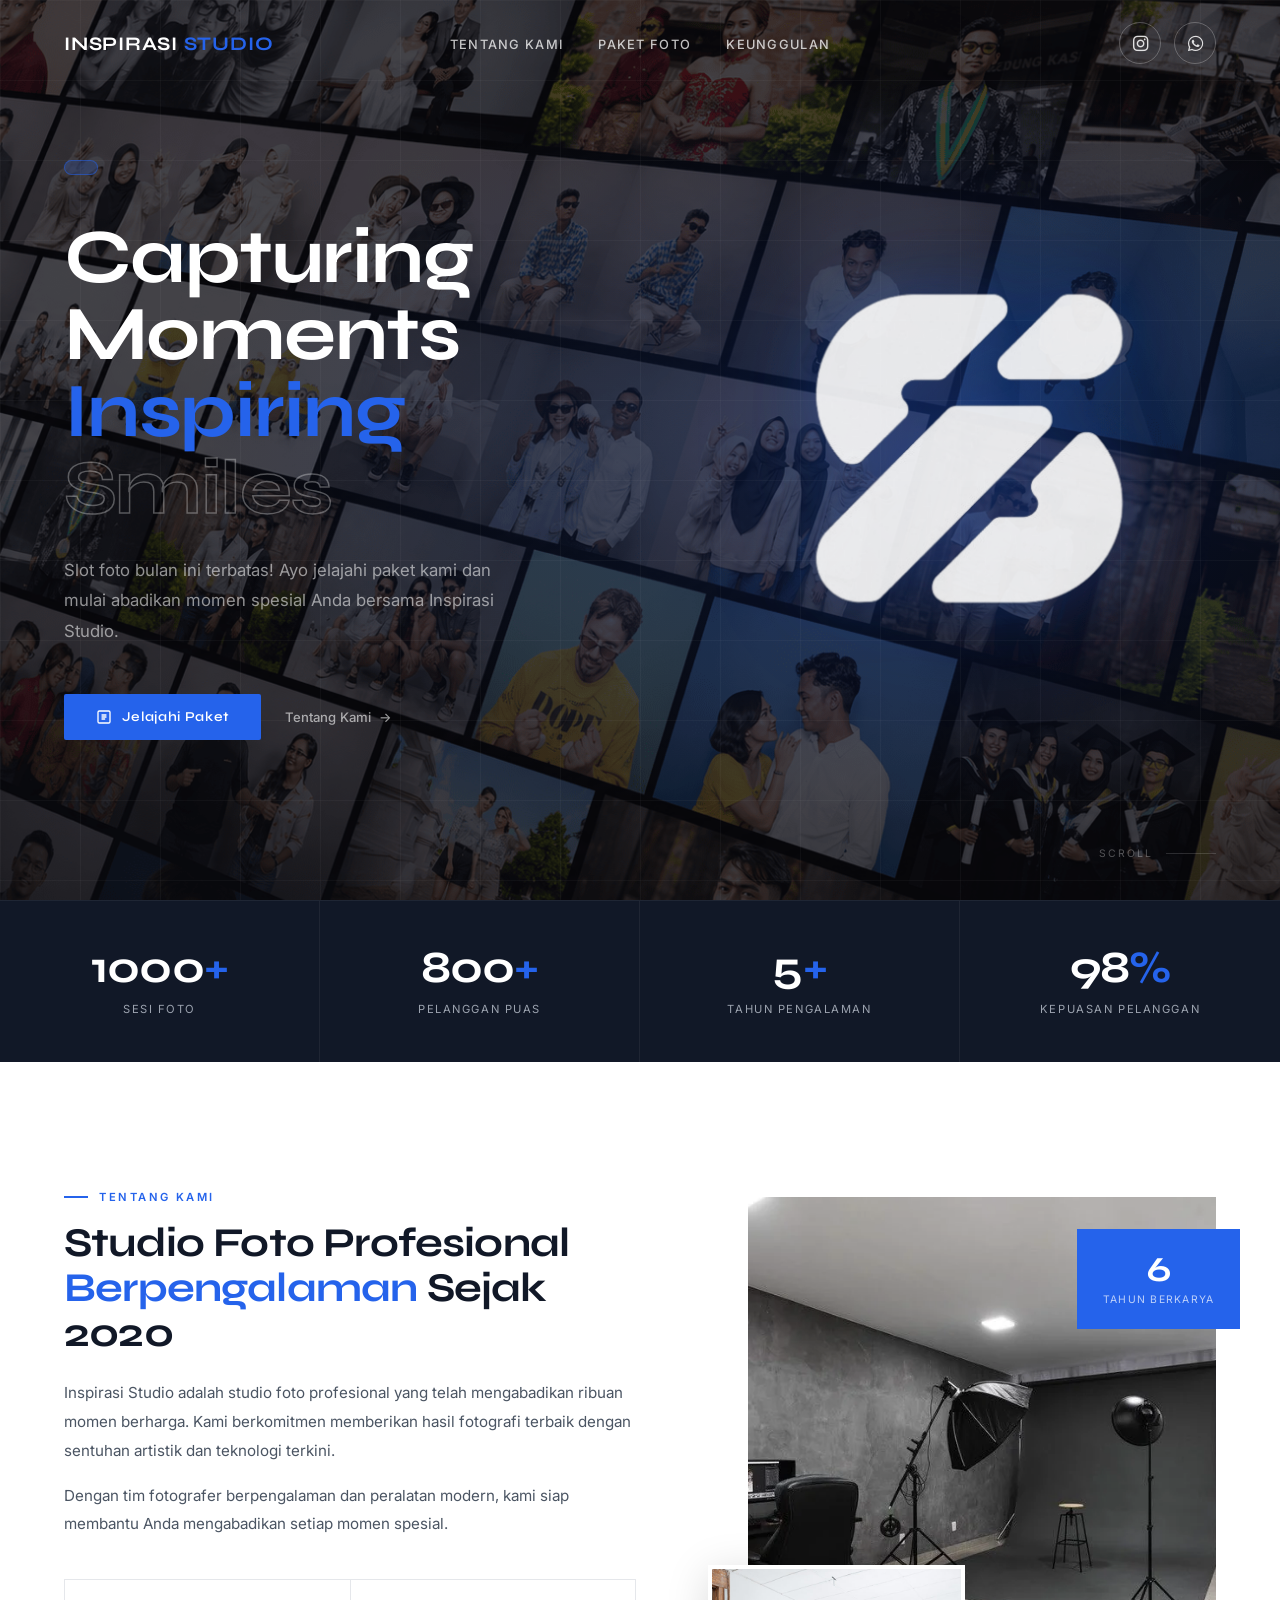
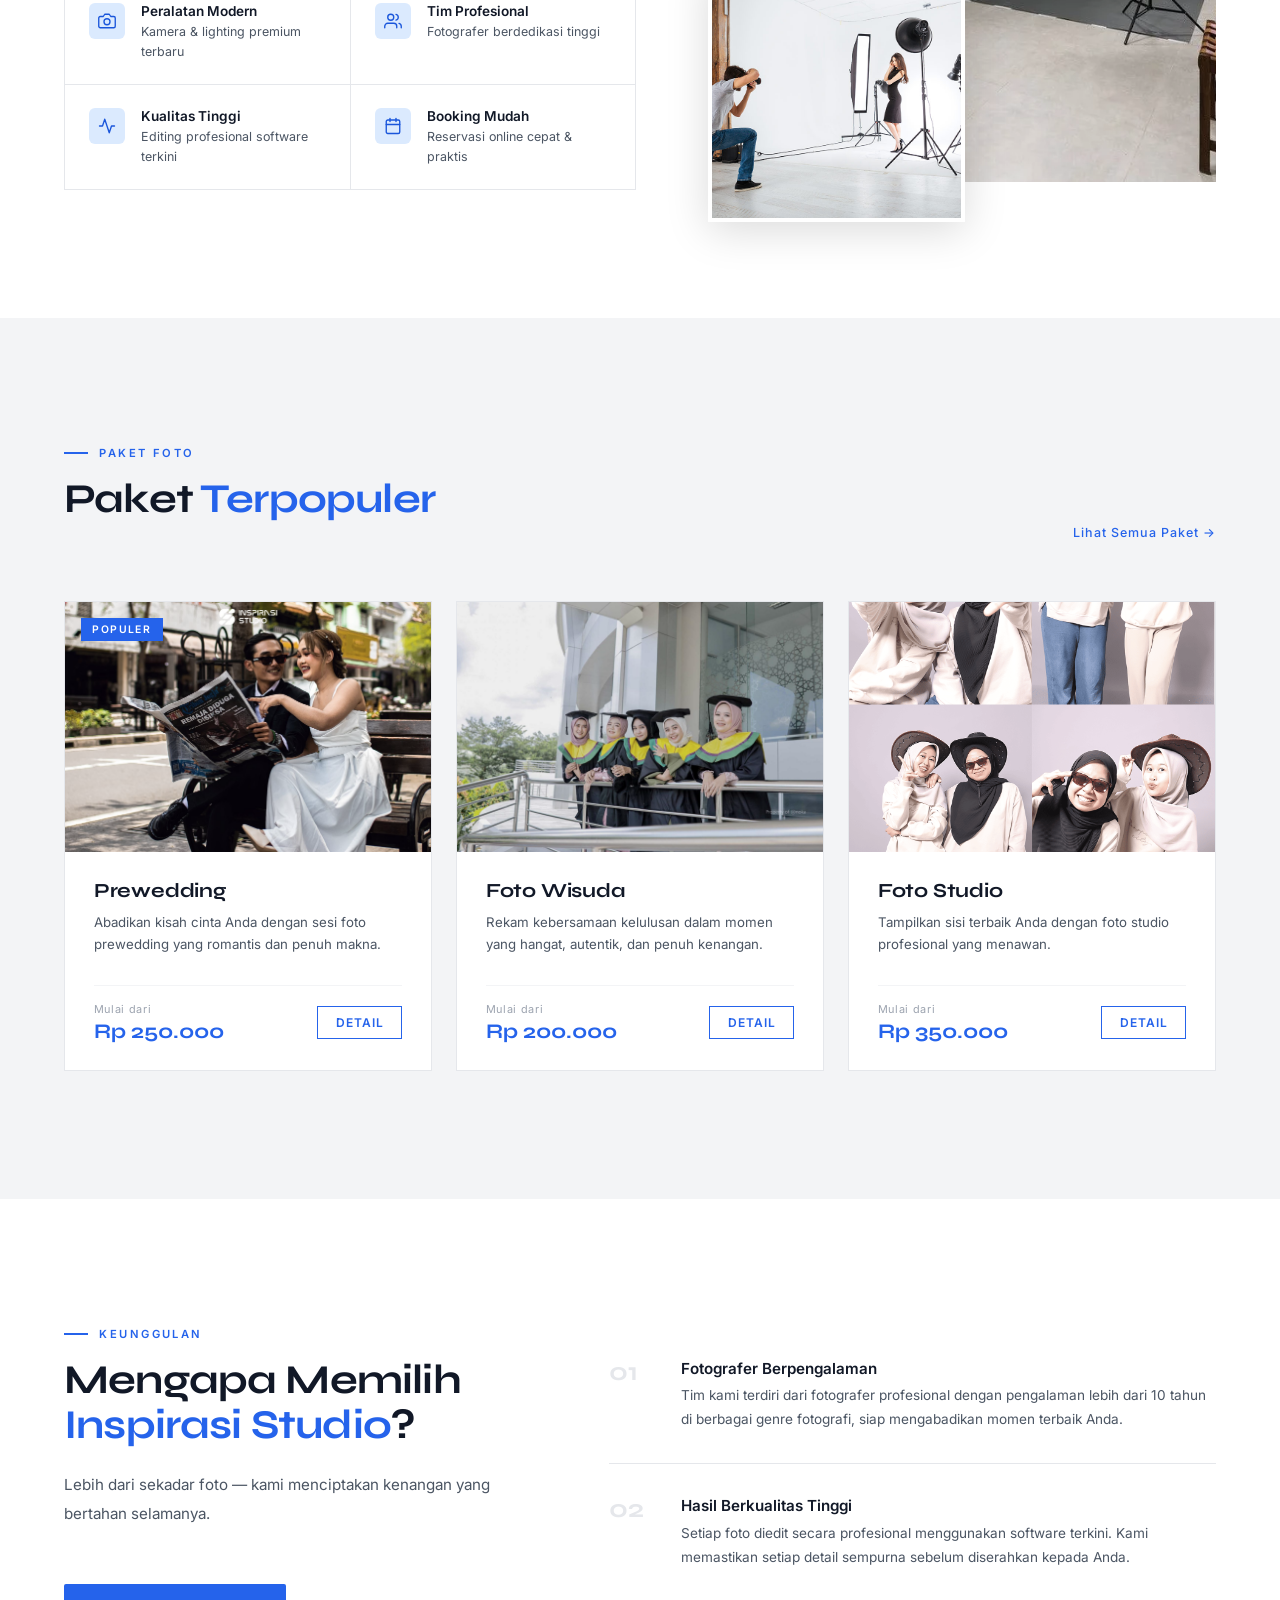
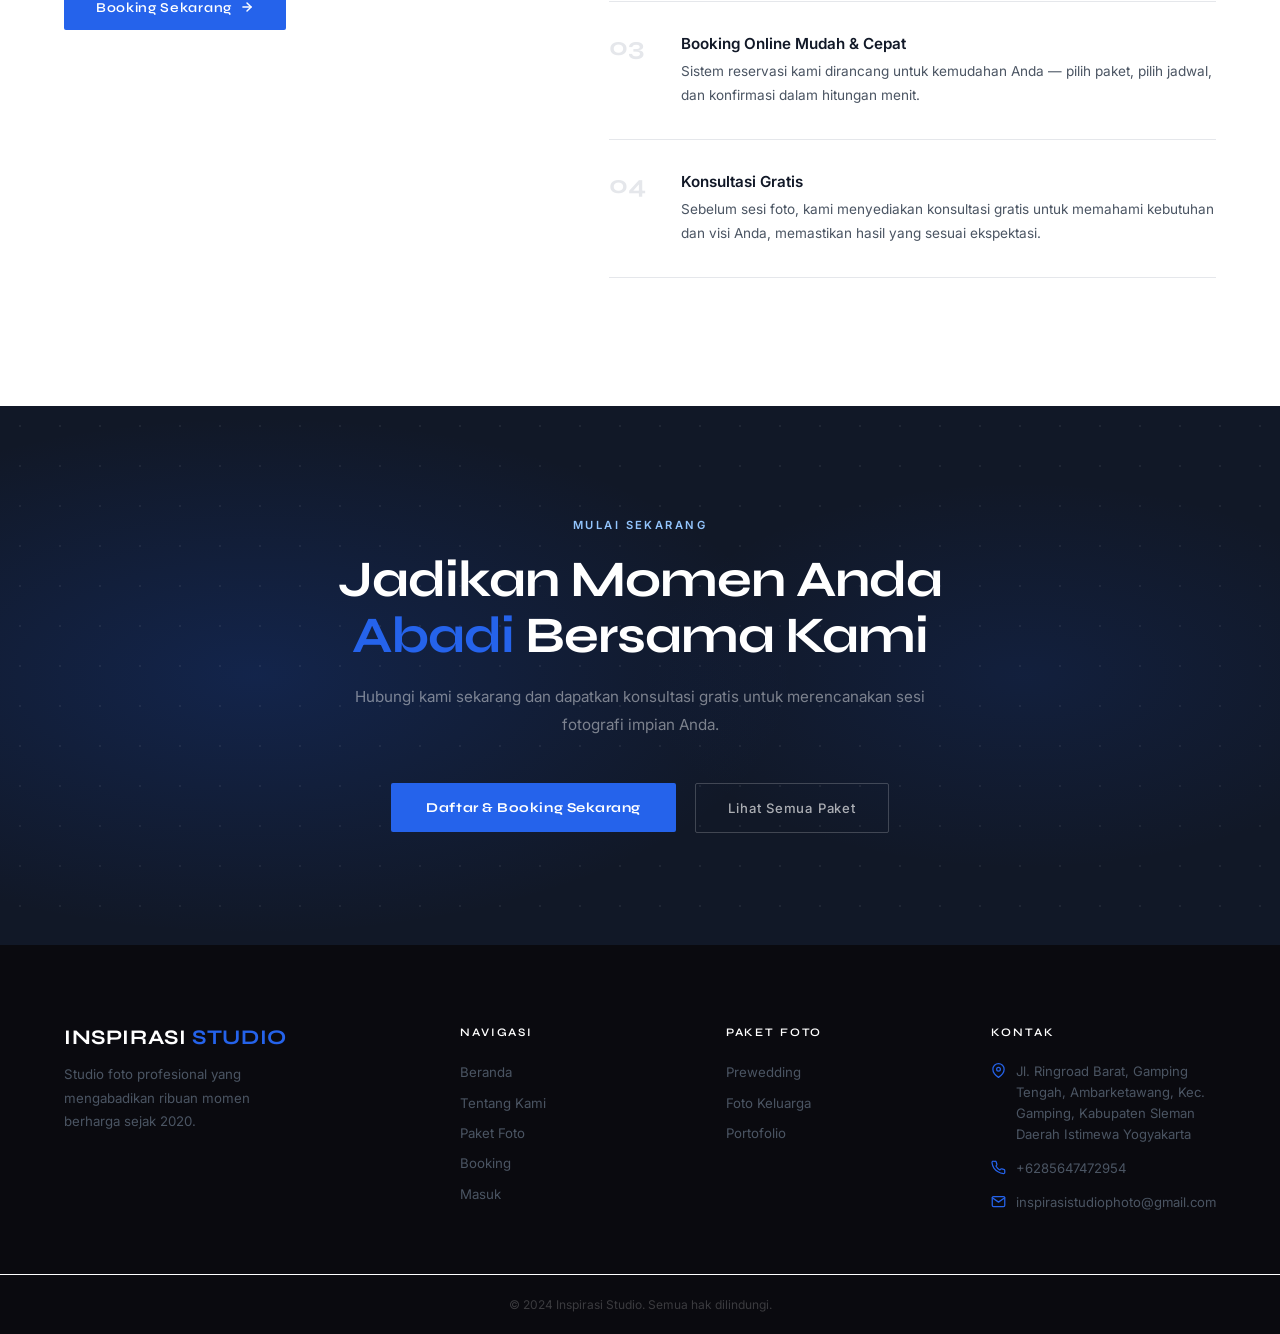
<file: index.html>
<!DOCTYPE html>
<html lang="id">
<head>
<meta charset="UTF-8">
<meta name="viewport" content="width=device-width, initial-scale=1.0">
<title>Studio Foto Jogja | Inspirasi Studio | Studio Foto Profesional</title>
<meta name="description" content="Cari studio foto profesional di Yogyakarta? Inspirasi Studio hadir dengan konsep modern, harga terjangkau. Hubungi kami sekarang!">
<meta name="keywords" content="studio foto Jogja, studio foto Yogyakarta, foto prewedding Jogja, studio foto murah Jogja">
<link rel="preconnect" href="https://fonts.googleapis.com">
<link rel="preconnect" href="https://fonts.gstatic.com" crossorigin>
<link href="https://fonts.googleapis.com/css2?family=Syne:wght@400;500;600;700&family=Inter:wght@300;400;500&display=swap" rel="stylesheet">
<link rel="stylesheet" href="style.css">
<link rel="stylesheet" href="https://cdnjs.cloudflare.com/ajax/libs/font-awesome/6.5.2/css/all.min.css">
<link rel="icon" type="image/png" href="favicon.png">
<link rel="apple-touch-icon" href="favicon.png">
<script async src="https://www.googletagmanager.com/gtag/js?id=G-KCE9MJQFWE"></script>
<script>
  window.dataLayer = window.dataLayer || [];
  function gtag(){dataLayer.push(arguments);}
  gtag('js', new Date());
  gtag('config', 'G-KCE9MJQFWE');
</script>
</head>
<body>
<nav id="mainNav">
  <a href="index.html" class="nav-logo" onclick="gtag('event', 'klik_navigasi', {'event_label': 'Logo - Beranda'})">INSPIRASI <span>STUDIO</span></a>
  <ul class="nav-links">
    <li><a href="#about" onclick="gtag('event', 'klik_navigasi', {'event_label': 'Nav - Tentang Kami'})">TENTANG KAMI</a></li>
    <li><a href="#packages" onclick="gtag('event', 'klik_navigasi', {'event_label': 'Nav - Paket Foto'})">PAKET FOTO</a></li>
    <li><a href="#why" onclick="gtag('event', 'klik_navigasi', {'event_label': 'Nav - Keunggulan'})">KEUNGGULAN</a></li>
  </ul>
  <div class="nav-social">
      <a href="https://instagram.com/inspirasistudio.jogja" target="_blank" class="social-btn" onclick="gtag('event', 'klik_sosial_media', {'event_label': 'Instagram - Nav'})"><i class="fab fa-instagram"></i></a>
      <a href="https://wa.me/6285647472954" target="_blank" class="social-btn" onclick="gtag('event', 'klik_sosial_media', {'event_label': 'WhatsApp - Nav'})"><i class="fab fa-whatsapp"></i></a>
  </div>
</nav>

<section class="hero">
    <div class="hero-bg"></div>
    <div class="hero-noise"></div>
    <div class="hero-grid-lines"></div>

    <div class="hero-content hero-layout">
        <div class="hero-text">
            <div class="hero-badge"></div>
            <h1 class="hero-title">
                Capturing<br>
                Moments <span class="accent">Inspiring</span><br>
                <span class="outline">Smiles</span>
            </h1>
            <p class="hero-desc">
                Slot foto bulan ini terbatas! Ayo jelajahi paket kami dan mulai abadikan momen spesial Anda bersama Inspirasi Studio.
            </p>
            <div class="hero-actions">
                <a href="dev.html" class="btn-blue" onclick="gtag('event', 'klik_tombol', {'event_label': 'Hero - Jelajahi Paket'})">
                    <svg width="16" height="16" viewBox="0 0 24 24" fill="none"
                        stroke="currentColor" stroke-width="2"
                        stroke-linecap="round" stroke-linejoin="round">
                        <rect x="3" y="3" width="18" height="18" rx="2"/>
                        <path d="M9 9h6M9 12h6M9 15h4"/>
                    </svg>
                    Jelajahi Paket
                </a>
                <a href="#about" class="btn-ghost-white" onclick="gtag('event', 'klik_tombol', {'event_label': 'Hero - Tentang Kami'})">
                    Tentang Kami
                </a>
            </div>
        </div>
        <div class="hero-logo-side">
            <img src="aset/IS-logo-putih.png" alt="studio foto prewedding di Yogyakarta - Inspirasi Studio">
        </div>
    </div>

    <div class="hero-scroll-hint">
        <span class="scroll-label">Scroll</span>
        <div class="scroll-bar"></div>
    </div>
</section>

<div class="stats-bar">
  <div class="stat-item reveal">
    <span class="stat-num">1000<span class="blue">+</span></span>
    <span class="stat-label">Sesi Foto</span>
  </div>
  <div class="stat-item reveal reveal-delay-1">
    <span class="stat-num">800<span class="blue">+</span></span>
    <span class="stat-label">Pelanggan Puas</span>
  </div>
  <div class="stat-item reveal reveal-delay-2">
    <span class="stat-num">5<span class="blue">+</span></span>
    <span class="stat-label">Tahun Pengalaman</span>
  </div>
  <div class="stat-item reveal reveal-delay-3">
    <span class="stat-num">98<span class="blue">%</span></span>
    <span class="stat-label">Kepuasan Pelanggan</span>
  </div>
</div>

<section id="about">
  <div class="about-section">
    <div>
      <p class="section-eyebrow reveal">Tentang Kami</p>
      <h2 class="section-title reveal reveal-delay-1">Studio Foto Profesional<br><span class="blue">Berpengalaman</span> Sejak 2020</h2>
      <p class="section-body reveal reveal-delay-2">Inspirasi Studio adalah studio foto profesional yang telah mengabadikan ribuan momen berharga. Kami berkomitmen memberikan hasil fotografi terbaik dengan sentuhan artistik dan teknologi terkini.</p>
      <p class="section-body reveal reveal-delay-2">Dengan tim fotografer berpengalaman dan peralatan modern, kami siap membantu Anda mengabadikan setiap momen spesial.</p>
      <div class="about-features reveal reveal-delay-3">
        <div class="af-item">
          <div class="af-icon">
            <svg viewBox="0 0 24 24"><path d="M23 19a2 2 0 0 1-2 2H3a2 2 0 0 1-2-2V8a2 2 0 0 1 2-2h4l2-3h6l2 3h4a2 2 0 0 1 2 2z"/><circle cx="12" cy="13" r="4"/></svg>
          </div>
          <div>
            <div class="af-title">Peralatan Modern</div>
            <div class="af-desc">Kamera & lighting premium terbaru</div>
          </div>
        </div>
        <div class="af-item">
          <div class="af-icon">
            <svg viewBox="0 0 24 24"><path d="M17 21v-2a4 4 0 0 0-4-4H5a4 4 0 0 0-4 4v2"/><circle cx="9" cy="7" r="4"/><path d="M23 21v-2a4 4 0 0 0-3-3.87"/><path d="M16 3.13a4 4 0 0 1 0 7.75"/></svg>
          </div>
          <div>
            <div class="af-title">Tim Profesional</div>
            <div class="af-desc">Fotografer berdedikasi tinggi</div>
          </div>
        </div>
        <div class="af-item">
          <div class="af-icon">
            <svg viewBox="0 0 24 24"><polyline points="22 12 18 12 15 21 9 3 6 12 2 12"/></svg>
          </div>
          <div>
            <div class="af-title">Kualitas Tinggi</div>
            <div class="af-desc">Editing profesional software terkini</div>
          </div>
        </div>
        <div class="af-item">
          <div class="af-icon">
            <svg viewBox="0 0 24 24"><rect x="3" y="4" width="18" height="18" rx="2" ry="2"/><line x1="16" y1="2" x2="16" y2="6"/><line x1="8" y1="2" x2="8" y2="6"/><line x1="3" y1="10" x2="21" y2="10"/></svg>
          </div>
          <div>
            <div class="af-title">Booking Mudah</div>
            <div class="af-desc">Reservasi online cepat & praktis</div>
          </div>
        </div>
      </div>
    </div>
    <div class="about-visual reveal">
      <img class="about-img-main" src="aset/studio_interior.png" alt="Interior Studio">
      <img class="about-img-secondary" src="aset/studio_photo.jpg" alt="Sesi Foto">
      <div class="about-badge-box">
        <span class="abb-num">6</span>
        <span class="abb-text">Tahun Berkarya</span>
      </div>
    </div>
  </div>
</section>

<section id="packages" class="packages-section">
  <div class="packages-inner">
    <div class="packages-head">
      <div>
        <p class="section-eyebrow reveal">Paket Foto</p>
        <h2 class="section-title reveal reveal-delay-1">Paket <span class="blue">Terpopuler</span></h2>
      </div>
      <a href="dev.html" class="link-see-all reveal" onclick="gtag('event', 'klik_tombol', {'event_label': 'Paket - Lihat Semua'})">Lihat Semua Paket →</a>
    </div>
    <div class="packages-grid">
      <div class="pkg-card reveal">
        <span class="pkg-tag">Populer</span>
        <div class="pkg-img-wrap">
          <img class="pkg-img" src="aset/paket/prewed.jpg" alt="studio foto prewedding di Yogyakarta - Inspirasi Studio">
        </div>
        <div class="pkg-body">
          <h3 class="pkg-name">Prewedding</h3>
          <p class="pkg-desc">Abadikan kisah cinta Anda dengan sesi foto prewedding yang romantis dan penuh makna.</p>
          <div class="pkg-footer">
            <div>
              <div class="pkg-price-label">Mulai dari</div>
              <div class="pkg-price-val">Rp 250.000</div>
            </div>
            <a href="dev.html" class="pkg-btn" onclick="gtag('event', 'klik_paket', {'event_label': 'Detail Paket - Prewedding'})">Detail</a>
          </div>
        </div>
      </div>
      <div class="pkg-card reveal reveal-delay-1">
        <div class="pkg-img-wrap">
          <img class="pkg-img" src="aset/paket/wisuda2.jpg" alt="studio foto prewedding di Yogyakarta - Inspirasi Studio">
        </div>
        <div class="pkg-body">
          <h3 class="pkg-name">Foto Wisuda</h3>
          <p class="pkg-desc">Rekam kebersamaan kelulusan dalam momen yang hangat, autentik, dan penuh kenangan.</p>
          <div class="pkg-footer">
            <div>
              <div class="pkg-price-label">Mulai dari</div>
              <div class="pkg-price-val">Rp 200.000</div>
            </div>
            <a href="dev.html" class="pkg-btn" onclick="gtag('event', 'klik_paket', {'event_label': 'Detail Paket - Wisuda'})">Detail</a>
          </div>
        </div>
      </div>
      <div class="pkg-card reveal reveal-delay-2">
        <div class="pkg-img-wrap">
          <img class="pkg-img" src="aset/paket/fotostudio8.png" alt="studio foto prewedding di Yogyakarta - Inspirasi Studio">
        </div>
        <div class="pkg-body">
          <h3 class="pkg-name">Foto Studio</h3>
          <p class="pkg-desc">Tampilkan sisi terbaik Anda dengan foto studio profesional yang menawan.</p>
          <div class="pkg-footer">
            <div>
              <div class="pkg-price-label">Mulai dari</div>
              <div class="pkg-price-val">Rp 350.000</div>
            </div>
            <a href="dev.html" class="pkg-btn" onclick="gtag('event', 'klik_paket', {'event_label': 'Detail Paket - Foto Studio'})">Detail</a>
          </div>
        </div>
      </div>
    </div>
  </div>
</section>

<section id="why">
  <div class="whyus-section">
    <div class="whyus-grid">
      <div class="whyus-sticky">
        <p class="section-eyebrow reveal">Keunggulan</p>
        <h2 class="section-title reveal reveal-delay-1">Mengapa Memilih <span class="blue">Inspirasi Studio</span>?</h2>
        <p class="section-body reveal reveal-delay-2">Lebih dari sekadar foto — kami menciptakan kenangan yang bertahan selamanya.</p>
        <br><br>
        <a href="dev.html" class="btn-blue reveal reveal-delay-3" style="display:inline-flex;align-items:center;gap:.5rem;" onclick="gtag('event', 'klik_tombol', {'event_label': 'Keunggulan - Booking Sekarang'})">
          Booking Sekarang
          <svg width="14" height="14" viewBox="0 0 24 24" fill="none" stroke="currentColor" stroke-width="2.5" stroke-linecap="round" stroke-linejoin="round"><line x1="5" y1="12" x2="19" y2="12"/><polyline points="12 5 19 12 12 19"/></svg>
        </a>
      </div>
      <div class="why-list">
        <div class="why-item reveal">
          <span class="why-num">01</span>
          <div>
            <div class="why-title">Fotografer Berpengalaman</div>
            <div class="why-desc">Tim kami terdiri dari fotografer profesional dengan pengalaman lebih dari 10 tahun di berbagai genre fotografi, siap mengabadikan momen terbaik Anda.</div>
          </div>
        </div>
        <div class="why-item reveal reveal-delay-1">
          <span class="why-num">02</span>
          <div>
            <div class="why-title">Hasil Berkualitas Tinggi</div>
            <div class="why-desc">Setiap foto diedit secara profesional menggunakan software terkini. Kami memastikan setiap detail sempurna sebelum diserahkan kepada Anda.</div>
          </div>
        </div>
        <div class="why-item reveal reveal-delay-2">
          <span class="why-num">03</span>
          <div>
            <div class="why-title">Booking Online Mudah & Cepat</div>
            <div class="why-desc">Sistem reservasi kami dirancang untuk kemudahan Anda — pilih paket, pilih jadwal, dan konfirmasi dalam hitungan menit.</div>
          </div>
        </div>
        <div class="why-item reveal reveal-delay-3">
          <span class="why-num">04</span>
          <div>
            <div class="why-title">Konsultasi Gratis</div>
            <div class="why-desc">Sebelum sesi foto, kami menyediakan konsultasi gratis untuk memahami kebutuhan dan visi Anda, memastikan hasil yang sesuai ekspektasi.</div>
          </div>
        </div>
      </div>
    </div>
  </div>
</section>

<section class="cta-section">
  <div class="cta-dots"></div>
  <div class="cta-inner">
    <span class="cta-eyebrow reveal">Mulai Sekarang</span>
    <h2 class="cta-title reveal reveal-delay-1">Jadikan Momen Anda<br><span class="blue">Abadi</span> Bersama Kami</h2>
    <p class="cta-desc reveal reveal-delay-2">Hubungi kami sekarang dan dapatkan konsultasi gratis untuk merencanakan sesi fotografi impian Anda.</p>
    <div class="cta-btns reveal reveal-delay-3">
      <a href="dev.html" class="btn-cta-primary" onclick="gtag('event', 'klik_tombol', {'event_label': 'CTA - Daftar & Booking'})">Daftar & Booking Sekarang</a>
      <a href="dev.html" class="btn-cta-ghost" onclick="gtag('event', 'klik_tombol', {'event_label': 'CTA - Lihat Semua Paket'})">Lihat Semua Paket</a>
    </div>
  </div>
</section>

<footer>
  <div>
    <a href="index.html" class="footer-logo" onclick="gtag('event', 'klik_navigasi', {'event_label': 'Footer - Logo Beranda'})">INSPIRASI <span>STUDIO</span></a>
    <p class="footer-tagline">Studio foto profesional yang mengabadikan ribuan momen berharga sejak 2020.</p>
  </div>
  <div class="footer-col">
    <h4>Navigasi</h4>
    <ul>
      <li><a href="index.html" onclick="gtag('event', 'klik_navigasi', {'event_label': 'Footer - Beranda'})">Beranda</a></li>
      <li><a href="#about" onclick="gtag('event', 'klik_navigasi', {'event_label': 'Footer - Tentang Kami'})">Tentang Kami</a></li>
      <li><a href="dev.html" onclick="gtag('event', 'klik_navigasi', {'event_label': 'Footer - Paket Foto'})">Paket Foto</a></li>
      <li><a href="dev.html" onclick="gtag('event', 'klik_navigasi', {'event_label': 'Footer - Booking'})">Booking</a></li>
      <li><a href="dev.html" onclick="gtag('event', 'klik_navigasi', {'event_label': 'Footer - Masuk'})">Masuk</a></li>
    </ul>
  </div>
  <div class="footer-col">
    <h4>Paket Foto</h4>
    <ul>
      <li><a href="dev.html" onclick="gtag('event', 'klik_paket', {'event_label': 'Footer - Prewedding'})">Prewedding</a></li>
      <li><a href="dev.html" onclick="gtag('event', 'klik_paket', {'event_label': 'Footer - Foto Keluarga'})">Foto Keluarga</a></li>
      <li><a href="dev.html" onclick="gtag('event', 'klik_paket', {'event_label': 'Footer - Portofolio'})">Portofolio</a></li>
    </ul>
  </div>
  <div class="footer-col">
    <h4>Kontak</h4>
    <a href="https://www.google.com/maps/place/Inspirasi+Studio+Jogja/@-7.8011101,110.3249752,16.83z/data=!4m6!3m5!1s0x2e7af900550a5b93:0x1e9dcde4973d91b6!8m2!3d-7.801069!4d110.3250388!16s%2Fg%2F11ycnmptm1?entry=ttu&g_ep=EgoyMDI2MDUzMS4wIKXMDSoASAFQAw%3D%3D" target="_blank" class="contact-item" onclick="gtag('event', 'klik_kontak', {'event_label': 'Kontak - Maps / Lokasi'})">
      <svg viewBox="0 0 24 24"><path d="M21 10c0 7-9 13-9 13s-9-6-9-13a9 9 0 0 1 18 0z"/><circle cx="12" cy="10" r="3"/></svg>
      <span>Jl. Ringroad Barat, Gamping Tengah, Ambarketawang, Kec. Gamping, Kabupaten Sleman<br>Daerah Istimewa Yogyakarta</span>
    </a>
    <a href="tel:+6285647472954" class="contact-item" onclick="gtag('event', 'klik_kontak', {'event_label': 'Kontak - Telepon'})">
      <svg viewBox="0 0 24 24"><path d="M22 16.92v3a2 2 0 0 1-2.18 2 19.79 19.79 0 0 1-8.63-3.07A19.5 19.5 0 0 1 4.69 13a19.79 19.79 0 0 1-3.07-8.67A2 2 0 0 1 3.6 2h3a2 2 0 0 1 2 1.72c.127.96.361 1.903.7 2.81a2 2 0 0 1-.45 2.11L8.09 9.91a16 16 0 0 0 6 6l1.27-1.27a2 2 0 0 1 2.11-.45c.907.339 1.85.573 2.81.7A2 2 0 0 1 22 16.92z"/></svg>
      <span>+6285647472954</span>
    </a>
    <a href="mailto:inspirasistudiophoto@gmail.com" class="contact-item" onclick="gtag('event', 'klik_kontak', {'event_label': 'Kontak - Email'})">
      <svg viewBox="0 0 24 24"><path d="M4 4h16c1.1 0 2 .9 2 2v12c0 1.1-.9 2-2 2H4c-1.1 0-2-.9-2-2V6c0-1.1.9-2 2-2z"/><polyline points="22,6 12,13 2,6"/></svg>
      <span>inspirasistudiophoto@gmail.com</span>
    </a>
  </div>
</footer>
<hr class="footer-divider">
<div class="footer-bottom">
  <p>© 2024 Inspirasi Studio. Semua hak dilindungi.</p>
</div>

<script>
  const nav = document.getElementById('mainNav');
  window.addEventListener('scroll', () => {
    nav.classList.toggle('scrolled', window.scrollY > 60);
  });
  const reveals = document.querySelectorAll('.reveal');
  const obs = new IntersectionObserver((entries) => {
    entries.forEach(e => {
      if (e.isIntersecting) { e.target.classList.add('visible'); obs.unobserve(e.target); }
    });
  }, { threshold: 0.1 });
  reveals.forEach(el => obs.observe(el));
</script>
</body>
</html>
</file>
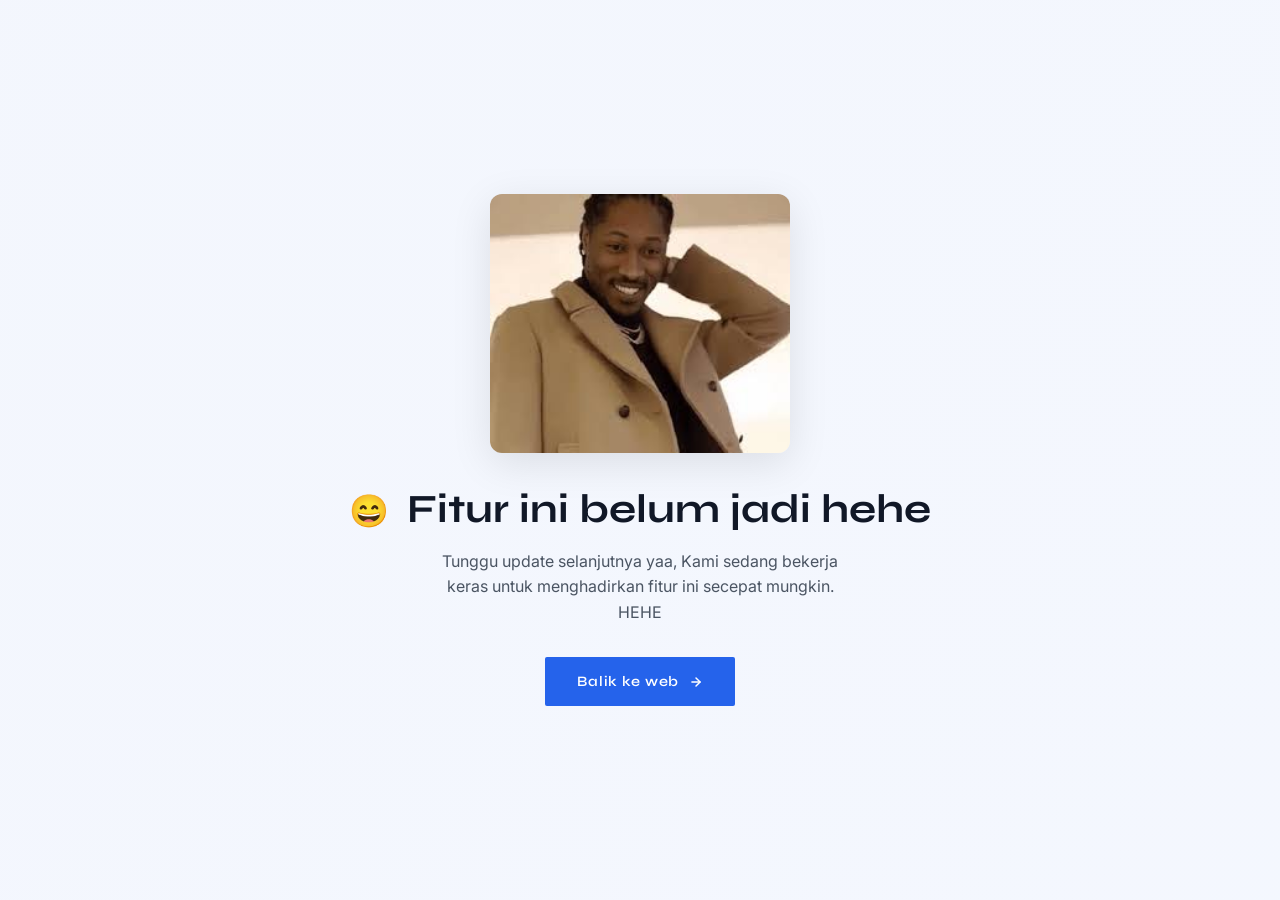
<file: dev.html>
<!DOCTYPE html>
<html lang="id">
<head>
    <meta charset="UTF-8">
    <meta name="viewport" content="width=device-width, initial-scale=1.0">
    <title>hehe</title>
    <link rel="preconnect" href="https://fonts.googleapis.com">
    <link rel="preconnect" href="https://fonts.gstatic.com" crossorigin>
    <link href="https://fonts.googleapis.com/css2?family=Syne:wght@400;500;600;700&family=Inter:wght@300;400;500&display=swap" rel="stylesheet">
    <link rel="stylesheet" href="https://cdnjs.cloudflare.com/ajax/libs/font-awesome/6.5.2/css/all.min.css">
    <link rel="stylesheet" href="style.css">
    <style>
        .coming-soon-container {
            min-height: 100vh;
            display: flex;
            flex-direction: column;
            align-items: center;
            justify-content: center;
            padding: 2rem 1.5rem;
            text-align: center;
            background: linear-gradient(135deg, rgba(26, 86, 219, 0.05) 0%, rgba(37, 99, 235, 0.05) 100%);
        }

        .coming-soon-image {
            max-width: 300px;
            width: 100%;
            margin-bottom: 2rem;
            border-radius: 12px;
            object-fit: cover;
            box-shadow: 0 10px 40px rgba(0, 0, 0, 0.1);
        }

        .coming-soon-message {
            font-family: var(--font-display);
            font-size: clamp(1.5rem, 5vw, 2.5rem);
            font-weight: 700;
            color: var(--gray-900);
            margin-bottom: 1rem;
            line-height: 1.2;
        }

        .coming-soon-emoji {
            font-size: 2rem;
            display: inline-block;
            margin-right: 0.5rem;
        }

        .coming-soon-desc {
            font-size: 1rem;
            color: var(--gray-600);
            max-width: 400px;
            margin-bottom: 2rem;
            line-height: 1.6;
        }

        .coming-soon-btn {
            display: inline-flex;
            align-items: center;
            gap: 0.6rem;
            font-family: var(--font-display);
            font-size: 0.9rem;
            font-weight: 600;
            letter-spacing: 0.05em;
            background: var(--blue-mid);
            color: var(--white);
            text-decoration: none;
            padding: 1rem 2rem;
            border-radius: 2px;
            transition: all 0.2s;
        }

        .coming-soon-btn:hover {
            background: var(--blue);
            transform: translateY(-2px);
        }

        @media (max-width: 768px) {
            .coming-soon-container {
                padding: 1.5rem 1rem;
                padding-top: 80px;
            }

            .coming-soon-image {
                max-width: 250px;
                margin-bottom: 1.5rem;
            }

            .coming-soon-message {
                font-size: 1.5rem;
            }

            .coming-soon-desc {
                font-size: 0.95rem;
            }
        }

        @media (max-width: 480px) {
            .coming-soon-container {
                padding: 1rem 0.8rem;
                padding-top: 70px;
            }

            .coming-soon-image {
                max-width: 200px;
                margin-bottom: 1rem;
            }

            .coming-soon-message {
                font-size: 1.3rem;
            }

            .coming-soon-desc {
                font-size: 0.9rem;
            }

            .coming-soon-btn {
                padding: 0.8rem 1.5rem;
                font-size: 0.85rem;
            }
        }
    </style>
</head>
<body>
<div class="coming-soon-container">
    <img src="aset/future.jpg" alt="Coming Soon" class="coming-soon-image" onerror="this.style.display='none'">
    <div class="coming-soon-message">
        <span class="coming-soon-emoji">😄</span>
        Fitur ini belum jadi hehe
    </div>
    <p class="coming-soon-desc">
        Tunggu update selanjutnya yaa, Kami sedang bekerja keras untuk menghadirkan fitur ini secepat mungkin. HEHE
    </p>
    <a href="index.html" class="coming-soon-btn">
        Balik ke web
        <svg width="14" height="14" viewBox="0 0 24 24" fill="none" stroke="currentColor" stroke-width="2.5" stroke-linecap="round" stroke-linejoin="round"><line x1="5" y1="12" x2="19" y2="12"/><polyline points="12 5 19 12 12 19"/></svg>
    </a>
</div>

<script>
  const nav = document.getElementById('mainNav');
  window.addEventListener('scroll', () => {
    nav.classList.toggle('scrolled', window.scrollY > 60);
  });
</script>

</body>
</html>
</file>
<file: style.css>
*, *::before, *::after { box-sizing: border-box; margin: 0; padding: 0; }
 
  :root {
    --blue:        #1A56DB;
    --blue-mid:    #2563EB;
    --blue-light:  #DBEAFE;
    --blue-pale:   #EFF6FF;
    --black:       #0A0A0F;
    --gray-900:    #111827;
    --gray-800:    #1F2937;
    --gray-600:    #4B5563;
    --gray-400:    #9CA3AF;
    --gray-200:    #E5E7EB;
    --gray-100:    #F3F4F6;
    --white:       #FFFFFF;
    --font-display: 'Syne', sans-serif;
    --font-body:    'Inter', sans-serif;
  }
 
  html { scroll-behavior: smooth; }
  body {
    font-family: var(--font-body);
    background: var(--white);
    color: var(--gray-900);
    overflow-x: hidden;
  }
 
nav{
    position: fixed;
    top: 0;
    left: 0;
    right: 0;
    z-index: 100;
    display: grid;
    grid-template-columns: 1fr auto 1fr;
    align-items: center;
    padding: 1.4rem 4rem;
}
  nav.scrolled {
    background: rgba(255,255,255,0.95);
    backdrop-filter: blur(16px);
    border-bottom: 1px solid var(--gray-200);
  }
  .nav-logo {
    font-family: var(--font-display);
    font-size: 1.2rem;
    font-weight: 700;
    letter-spacing: 0.04em;
    color: var(--white);
    text-decoration: none;
    transition: color 0.3s;
    justify-self: start;
  }
  nav.scrolled .nav-logo { color: var(--black); }
  .nav-logo span { color: var(--blue-mid); }
  nav.scrolled .nav-logo span { color: var(--blue-mid); }
  .nav-links { 
    display: flex; 
    gap: 2.2rem; 
    list-style: none;
    justify-self: center;
    display: flex;
    gap: 2.2rem;
    list-style: none; 
  }
  .nav-links a {
    font-size: 0.8rem; letter-spacing: 0.1em;
    text-transform: uppercase; font-weight: 500;
    color: rgba(255,255,255,0.75); text-decoration: none;
    transition: color 0.2s;
  }
  nav.scrolled .nav-links a { color: var(--gray-600); }
  .nav-links a:hover { color: var(--blue-mid) !important; }
  .nav-cta {
    font-size: 0.78rem; letter-spacing: 0.1em; text-transform: uppercase;
    font-weight: 600; background: var(--blue-mid); color: var(--white);
    text-decoration: none; padding: 0.6rem 1.5rem;
    border-radius: 2px; transition: background 0.2s;
  }
  .nav-cta:hover { background: var(--blue); }
  .nav-social{
    justify-self: end;
    display: flex;
    gap: 0.8rem;
}
.social-btn{
    width: 42px;
    height: 42px;
    border-radius: 50%;
    display: flex;
    align-items: center;
    justify-content: center;
    text-decoration: none;

    color: rgba(255,255,255,0.85);
    border: 1px solid rgba(255,255,255,0.25);

    transition: all .3s ease;
}

  .social-btn i{
      font-size: 1.1rem;
  }

  .social-btn:hover{
      transform: translateY(-2px);
      color: #fff;
      border-color: #fff;
  }

  nav.scrolled .social-btn{
      color: var(--gray-900);
      border-color: rgba(0,0,0,0.15);
  }

  nav.scrolled .social-btn:hover{
      color: var(--blue-mid);
      border-color: var(--blue-mid);
  }

  .hero {
    min-height: 100vh;
    position: relative;
    display: flex; align-items: center;
    background: var(--black);
    overflow: hidden;
  }
  .hero-bg {
      position: absolute;
      inset: 0;
      background-image: url('aset/background2.png');
      background-size: cover;
      background-position: center;
      background-repeat: no-repeat;
      opacity: 0.35;
      transform: scale(1.03);
      transition: transform 10s ease;
  }
  .hero:hover .hero-bg { transform: scale(1); }
  .hero-noise {
    position: absolute; inset: 0;
    background: radial-gradient(ellipse 80% 60% at 70% 50%, rgba(26,86,219,0.18) 0%, transparent 70%);
  }
  .hero-grid-lines {
    position: absolute; inset: 0; pointer-events: none;
    background-image:
      linear-gradient(rgba(255,255,255,0.03) 1px, transparent 1px),
      linear-gradient(90deg, rgba(255,255,255,0.03) 1px, transparent 1px);
    background-size: 80px 80px;
  }
  .hero-content {
    position: relative; z-index: 2;
    padding: 0 4rem; max-width: 900px;
  }
  .hero-badge {
    display: inline-flex; align-items: center; gap: 0.6rem;
    background: rgba(26,86,219,0.2); border: 1px solid rgba(37,99,235,0.5);
    padding: 0.4rem 1rem; border-radius: 100px; margin-bottom: 2.5rem;
    opacity: 0; transform: translateY(16px);
    animation: fadeUp 0.7s forwards 0.2s;
  }
  .hero-badge-dot {
    width: 6px; height: 6px; border-radius: 50%;
    background: var(--blue-mid); animation: pulse 2s infinite;
  }
  .hero-badge span {
    font-size: 0.72rem; letter-spacing: 0.14em;
    text-transform: uppercase; color: #93C5FD; font-weight: 500;
  }
  .hero-title {
    font-family: var(--font-display);
    font-size: clamp(3.2rem, 6vw, 6.5rem);
    font-weight: 700; line-height: 1.0;
    color: var(--white); margin-bottom: 1.8rem;
    letter-spacing: -0.02em;
    opacity: 0; transform: translateY(20px);
    animation: fadeUp 0.8s forwards 0.4s;
  }
  .hero-title .accent { color: var(--blue-mid); }
  .hero-title .outline {
    -webkit-text-stroke: 1.5px rgba(255,255,255,0.3);
    color: transparent;
  }
  .hero-desc {
    font-size: 1.05rem; line-height: 1.8;
    color: rgba(255,255,255,0.55); max-width: 460px; margin-bottom: 3rem;
    opacity: 0; transform: translateY(20px);
    animation: fadeUp 0.8s forwards 0.6s;
  }
  .hero-actions {
    display: flex; align-items: center; gap: 1.5rem;
    opacity: 0; transform: translateY(20px);
    animation: fadeUp 0.8s forwards 0.8s;
  }
  .btn-blue {
    display: inline-flex; align-items: center; gap: 0.6rem;
    font-family: var(--font-display); font-size: 0.85rem;
    font-weight: 600; letter-spacing: 0.05em;
    background: var(--blue-mid); color: var(--white);
    text-decoration: none; padding: 0.9rem 2rem;
    border-radius: 2px; transition: all 0.2s;
  }
  .btn-blue:hover { background: var(--blue); transform: translateY(-1px); }
  .btn-ghost-white {
    font-size: 0.82rem; font-weight: 500;
    color: rgba(255,255,255,0.6); text-decoration: none;
    display: flex; align-items: center; gap: 0.5rem;
    transition: color 0.2s;
  }
  .btn-ghost-white::after { content: '→'; transition: transform 0.2s; }
  .btn-ghost-white:hover { color: var(--white); }
  .btn-ghost-white:hover::after { transform: translateX(4px); }
 
  .hero-scroll-hint {
    position: absolute; bottom: 2.5rem; right: 4rem;
    display: flex; align-items: center; gap: 0.8rem;
    opacity: 0; animation: fadeUp 0.8s forwards 1.1s;
  }
  .scroll-label {
    font-size: 0.65rem; letter-spacing: 0.2em;
    text-transform: uppercase; color: rgba(255,255,255,0.3);
  }
  .scroll-bar {
    width: 50px; height: 1px; background: rgba(255,255,255,0.15);
    position: relative; overflow: hidden;
  }
  .scroll-bar::after {
    content: ''; position: absolute; top: 0; left: -100%;
    width: 100%; height: 100%; background: var(--blue-mid);
    animation: slideBar 2s ease infinite;
  }

.hero-layout{
    width:100%;
    max-width:1400px;
    margin:0 auto;
    display:grid;
    grid-template-columns:1.1fr 0.9fr;
    align-items:center;
    gap:4rem;
}

.hero-text{
    position:relative;
    z-index:2;
}

.hero-logo-side{
    display:flex;
    justify-content:center;
    align-items:center;
    position:relative;
    z-index:2;
}

.hero-logo-side img{
    width:100%;
    max-width:520px;
    object-fit:contain;
    opacity:0.9;
    filter:
        drop-shadow(0 0 30px rgba(37,99,235,.25))
        drop-shadow(0 0 80px rgba(37,99,235,.15));
    animation: floatLogo 5s ease-in-out infinite;
}

@keyframes floatLogo{
    0%,100%{
        transform:translateY(0);
    }
    50%{
        transform:translateY(-12px);
    }
}

  .stats-bar {
    background: var(--gray-900);
    display: grid; grid-template-columns: repeat(4,1fr);
    border-top: 1px solid rgba(255,255,255,0.06);
  }
  .stat-item {
    padding: 2.8rem 2rem; text-align: center;
    border-right: 1px solid rgba(255,255,255,0.06);
    position: relative; overflow: hidden;
  }
  .stat-item::before {
    content: ''; position: absolute;
    bottom: 0; left: 50%; transform: translateX(-50%);
    width: 0; height: 2px; background: var(--blue-mid);
    transition: width 0.4s;
  }
  .stat-item:hover::before { width: 60%; }
  .stat-item:last-child { border-right: none; }
  .stat-num {
    font-family: var(--font-display);
    font-size: 2.8rem; font-weight: 700;
    color: var(--white); display: block;
    line-height: 1; margin-bottom: 0.4rem;
    letter-spacing: -0.02em;
  }
  .stat-num .blue { color: var(--blue-mid); }
  .stat-label {
    font-size: 0.7rem; letter-spacing: 0.14em;
    text-transform: uppercase; color: var(--gray-400);
  }
 

  .about-section {
    padding: 8rem 4rem;
    max-width: 1400px; margin: 0 auto;
    display: grid; grid-template-columns: 1.1fr 0.9fr;
    gap: 7rem; align-items: center;
  }
  .section-eyebrow {
    font-size: 0.7rem; letter-spacing: 0.22em;
    text-transform: uppercase; font-weight: 600;
    color: var(--blue-mid); margin-bottom: 1rem;
    display: flex; align-items: center; gap: 0.7rem;
  }
  .section-eyebrow::before {
    content: ''; width: 24px; height: 2px; background: var(--blue-mid);
  }
  .section-title {
    font-family: var(--font-display);
    font-size: clamp(2rem, 3.2vw, 3.4rem);
    font-weight: 700; line-height: 1.1;
    color: var(--gray-900); margin-bottom: 1.5rem;
    letter-spacing: -0.02em;
  }
  .section-title .blue { color: var(--blue-mid); }
  .section-body {
    font-size: 0.95rem; line-height: 1.9;
    color: var(--gray-600); margin-bottom: 1rem;
  }
  .about-features {
    display: grid; grid-template-columns: 1fr 1fr;
    gap: 1px; background: var(--gray-200); margin-top: 2.5rem;
    border: 1px solid var(--gray-200);
  }
  .af-item {
    background: var(--white); padding: 1.4rem 1.5rem;
    display: flex; gap: 1rem; align-items: flex-start;
    transition: background 0.2s;
  }
  .af-item:hover { background: var(--blue-pale); }
  .af-icon {
    width: 36px; height: 36px; min-width: 36px;
    background: var(--blue-light); border-radius: 6px;
    display: flex; align-items: center; justify-content: center;
  }
  .af-icon svg { width: 18px; height: 18px; stroke: var(--blue); stroke-width: 1.8; fill: none; stroke-linecap: round; stroke-linejoin: round; }
  .af-title { font-size: 0.85rem; font-weight: 600; color: var(--gray-900); margin-bottom: 0.2rem; }
  .af-desc { font-size: 0.78rem; line-height: 1.6; color: var(--gray-600); }

  .about-visual { position: relative; }
  .about-img-main {
    width: 100%; aspect-ratio: 4/5; object-fit: cover;
    display: block;
    filter: grayscale(15%); transition: filter 0.4s;
  }
  .about-visual:hover .about-img-main { filter: grayscale(0); }
  .about-img-secondary {
    position: absolute; bottom: -2.5rem; left: -2.5rem;
    width: 55%; aspect-ratio: 1; object-fit: cover;
    border: 4px solid var(--white);
    box-shadow: 0 8px 40px rgba(0,0,0,0.15);
  }
  .about-badge-box {
    position: absolute; top: 2rem; right: -1.5rem;
    background: var(--blue-mid); padding: 1.4rem 1.6rem;
    text-align: center;
  }
  .abb-num {
    font-family: var(--font-display);
    font-size: 2.2rem; font-weight: 700;
    color: var(--white); line-height: 1; display: block;
  }
  .abb-text {
    font-size: 0.65rem; letter-spacing: 0.12em;
    text-transform: uppercase; color: rgba(255,255,255,0.7);
  }
 

  .packages-section { background: var(--gray-100); padding: 8rem 4rem; }
  .packages-inner { max-width: 1400px; margin: 0 auto; }
  .packages-head {
    display: flex; align-items: flex-end; justify-content: space-between;
    margin-bottom: 3.5rem;
  }
  .link-see-all {
    font-size: 0.78rem; letter-spacing: 0.08em; font-weight: 500;
    color: var(--blue-mid); text-decoration: none;
    display: flex; align-items: center; gap: 0.5rem;
    margin-bottom: 0.3rem; transition: gap 0.2s;
  }
  .link-see-all:hover { gap: 0.9rem; }
  .packages-grid {
    display: grid; grid-template-columns: repeat(3,1fr); gap: 1.5rem;
  }
  .pkg-card {
    background: var(--white); overflow: hidden;
    border: 1px solid var(--gray-200); position: relative;
    transition: border-color 0.3s, transform 0.3s, box-shadow 0.3s;
    cursor: pointer;
  }
  .pkg-card:hover {
    border-color: var(--blue-mid);
    transform: translateY(-5px);
    box-shadow: 0 20px 60px rgba(26,86,219,0.12);
  }
  .pkg-tag {
    position: absolute; top: 1rem; left: 1rem; z-index: 2;
    font-size: 0.65rem; letter-spacing: 0.14em; text-transform: uppercase;
    font-weight: 600; background: var(--blue-mid); color: var(--white);
    padding: 0.3rem 0.7rem;
  }
  .pkg-img {
    width: 100%; height: 250px; object-fit: cover; display: block;
    filter: grayscale(25%); transition: filter 0.4s, transform 0.5s;
  }
  .pkg-card:hover .pkg-img { filter: grayscale(0); transform: scale(1.04); }
  .pkg-img-wrap { overflow: hidden; }
  .pkg-body { padding: 1.6rem 1.8rem; }
  .pkg-name {
    font-family: var(--font-display);
    font-size: 1.25rem; font-weight: 700;
    color: var(--gray-900); margin-bottom: 0.5rem;
    letter-spacing: -0.01em;
  }
  .pkg-desc {
    font-size: 0.83rem; line-height: 1.7;
    color: var(--gray-600); margin-bottom: 1.5rem; min-height: 50px;
  }
  .pkg-footer {
    display: flex; align-items: center; justify-content: space-between;
    padding-top: 1rem; border-top: 1px solid var(--gray-100);
  }
  .pkg-price-label { font-size: 0.68rem; color: var(--gray-400); letter-spacing: 0.06em; margin-bottom: 0.2rem; }
  .pkg-price-val {
    font-family: var(--font-display);
    font-size: 1.3rem; font-weight: 700;
    color: var(--blue-mid);
  }
  .pkg-btn {
    font-size: 0.75rem; font-weight: 600; letter-spacing: 0.08em;
    text-transform: uppercase; color: var(--blue-mid);
    text-decoration: none; border: 1.5px solid var(--blue-mid);
    padding: 0.5rem 1.1rem; transition: all 0.2s;
  }
  .pkg-btn:hover { background: var(--blue-mid); color: var(--white); }
 

  .whyus-section { padding: 8rem 4rem; max-width: 1400px; margin: 0 auto; }
  .whyus-grid { display: grid; grid-template-columns: 0.85fr 1.15fr; gap: 6rem; align-items: start; }
  .whyus-sticky { position: sticky; top: 7rem; }
  .why-list { display: flex; flex-direction: column; }
  .why-item {
    padding: 2rem 0; border-bottom: 1px solid var(--gray-200);
    display: grid; grid-template-columns: 3.5rem 1fr; gap: 1rem;
    align-items: start; cursor: default;
    transition: background 0.2s;
  }
  .why-num {
    font-family: var(--font-display); font-size: 1.6rem; font-weight: 700;
    color: var(--gray-200); line-height: 1;
    transition: color 0.3s;
  }
  .why-item:hover .why-num { color: var(--blue-mid); }
  .why-title { font-size: 0.95rem; font-weight: 600; color: var(--gray-900); margin-bottom: 0.4rem; }
  .why-desc { font-size: 0.85rem; line-height: 1.75; color: var(--gray-600); }
 

  .cta-section {
    background: var(--gray-900);
    padding: 7rem 4rem; text-align: center;
    position: relative; overflow: hidden;
  }
  .cta-section::before {
    content: '';
    position: absolute; top: 0; left: 0; right: 0; bottom: 0;
    background:
      radial-gradient(ellipse 70% 80% at 20% 50%, rgba(26,86,219,0.2) 0%, transparent 60%),
      radial-gradient(ellipse 50% 60% at 80% 50%, rgba(26,86,219,0.12) 0%, transparent 60%);
    pointer-events: none;
  }
  .cta-dots {
    position: absolute; inset: 0; pointer-events: none;
    background-image: radial-gradient(rgba(255,255,255,0.06) 1px, transparent 1px);
    background-size: 40px 40px;
  }
  .cta-inner { position: relative; max-width: 620px; margin: 0 auto; }
  .cta-eyebrow {
    font-size: 0.7rem; letter-spacing: 0.22em; text-transform: uppercase;
    font-weight: 600; color: #93C5FD; display: block; margin-bottom: 1.2rem;
  }
  .cta-title {
    font-family: var(--font-display); font-size: clamp(2rem, 4vw, 3.8rem);
    font-weight: 700; line-height: 1.1; color: var(--white);
    margin-bottom: 1.2rem; letter-spacing: -0.02em;
  }
  .cta-title .blue { color: var(--blue-mid); }
  .cta-desc {
    font-size: 0.95rem; line-height: 1.8;
    color: rgba(255,255,255,0.45); margin-bottom: 2.8rem;
  }
  .cta-btns { display: flex; align-items: center; justify-content: center; gap: 1.2rem; }
  .btn-cta-primary {
    font-family: var(--font-display); font-size: 0.85rem; font-weight: 700;
    letter-spacing: 0.04em; background: var(--blue-mid); color: var(--white);
    text-decoration: none; padding: 1rem 2.2rem;
    border-radius: 2px; transition: all 0.2s; display: inline-block;
  }
  .btn-cta-primary:hover { background: var(--blue); transform: translateY(-2px); }
  .btn-cta-ghost {
    font-size: 0.82rem; font-weight: 500; letter-spacing: 0.06em;
    border: 1.5px solid rgba(255,255,255,0.2); color: rgba(255,255,255,0.65);
    text-decoration: none; padding: 1rem 2rem;
    border-radius: 2px; transition: all 0.2s; display: inline-block;
  }
  .btn-cta-ghost:hover { border-color: rgba(255,255,255,0.5); color: var(--white); }

  footer {
    background: var(--black); padding: 5rem 4rem 3rem;
    display: grid; grid-template-columns: 1.6fr 1fr 1fr 1fr;
    gap: 3rem;
  }
  .footer-logo {
    font-family: var(--font-display); font-size: 1.3rem; font-weight: 700;
    color: var(--white); letter-spacing: 0.03em;
    display: block; margin-bottom: 0.8rem; text-decoration: none;
  }
  .footer-logo span { color: var(--blue-mid); }
  .footer-tagline { font-size: 0.83rem; line-height: 1.8; color: var(--gray-600); max-width: 230px; margin-bottom: 1.5rem; }
  .social-links { display: flex; gap: 0.8rem; }
  .social-link {
    width: 34px; height: 34px; border: 1px solid rgba(255,255,255,0.1);
    display: flex; align-items: center; justify-content: center;
    color: var(--gray-400); text-decoration: none; font-size: 0.8rem;
    transition: all 0.2s;
  }
  .social-link:hover { background: var(--blue-mid); border-color: var(--blue-mid); color: var(--white); }
  .footer-col h4 {
    font-family: var(--font-display); font-size: 0.72rem;
    letter-spacing: 0.16em; text-transform: uppercase; font-weight: 600;
    color: var(--white); margin-bottom: 1.4rem;
  }
  .footer-col ul { list-style: none; }
  .footer-col ul li { margin-bottom: 0.65rem; }
  .footer-col ul li a {
    font-size: 0.83rem; color: var(--gray-600); text-decoration: none;
    transition: color 0.2s;
  }
  .footer-col ul li a:hover { color: var(--blue-mid); }
  .footer-col .contact-item {
    display: flex; gap: 0.6rem; align-items: flex-start;
    margin-bottom: 0.8rem;
    text-decoration: none;
    color: inherit;
    transition: opacity 0.2s;
  }
  .footer-col .contact-item:hover {
    opacity: 0.7;
  }
  .contact-item svg { width: 15px; height: 15px; min-width: 15px; stroke: var(--blue-mid); fill: none; stroke-width: 2; stroke-linecap: round; stroke-linejoin: round; margin-top: 2px; }
  .contact-item span { font-size: 0.82rem; line-height: 1.6; color: var(--gray-600); }
  .footer-divider { border: none; border-top: 1px solid rgba(255,255,255,0.06); margin: 0 4rem; }
  .footer-bottom {
    background: var(--black); padding: 1.4rem 4rem;
    display: flex; align-items: center; justify-content: center;
  }
  .footer-bottom p { font-size: 0.75rem; color: rgba(255,255,255,0.2); }

  @keyframes fadeUp { to { opacity: 1; transform: translateY(0); } }
  @keyframes pulse { 0%,100%{opacity:1} 50%{opacity:0.4} }
  @keyframes slideBar { 0%{left:-100%} 100%{left:100%} }
 
  .reveal {
    opacity: 0; transform: translateY(28px);
    transition: opacity 0.75s ease, transform 0.75s ease;
  }
  .reveal.visible { opacity: 1; transform: none; }
  .reveal-delay-1 { transition-delay: 0.1s; }
  .reveal-delay-2 { transition-delay: 0.2s; }
  .reveal-delay-3 { transition-delay: 0.3s; }
 
  @media (max-width: 1024px) {
    nav { 
      padding: 1.2rem 1.5rem; 
      grid-template-columns: 1fr auto;
      gap: 1rem;
    }
    .nav-logo { justify-self: start; }
    .nav-links { display: none; }
    .nav-social { justify-self: end; }
    
    .hero-content { padding: 0 1.5rem; }
    .hero-scroll-hint { right: 1.5rem; }
    .hero-layout{grid-template-columns:1fr; gap:2rem;}
    .hero-logo-side{display:none;}
    .hero-text{text-align:center;}
    .hero-desc{margin-left:auto; margin-right:auto;}
    .hero-actions{justify-content:center;}
    .about-section { grid-template-columns: 1fr; gap: 4rem; padding: 5rem 1.5rem; }
    .about-img-secondary { display: none; }
    .about-badge-box { right: 0; }
    .packages-section { padding: 5rem 1.5rem; }
    .packages-grid { grid-template-columns: 1fr; gap: 1rem; }
    .packages-head { flex-direction: column; align-items: flex-start; gap: 0.8rem; }
    .whyus-section { padding: 5rem 1.5rem; }
    .whyus-grid { grid-template-columns: 1fr; gap: 3rem; }
    .whyus-sticky { position: static; }
    .cta-section { padding: 5rem 1.5rem; }
    .cta-btns { flex-direction: column; }
    footer { grid-template-columns: 1fr 1fr; padding: 3rem 1.5rem 2rem; gap: 2rem; }
    .footer-divider { margin: 0 1.5rem; }
    .footer-bottom { padding: 1rem 1.5rem; flex-direction: column; gap: 0.4rem; text-align: center; }
    .stats-bar { grid-template-columns: repeat(2,1fr); }
    .stat-item:nth-child(2) { border-right: none; }
    .stat-item:nth-child(3) { border-top: 1px solid rgba(255,255,255,0.06); }
    .about-features { grid-template-columns: 1fr; }
  }

  @media (max-width: 768px) {
    nav { 
      padding: 1rem 1rem; 
      grid-template-columns: 1fr auto;
    }
    .nav-logo { 
      font-size: 0.95rem;
    }
    .nav-social {
      display: flex;
      gap: 0.6rem;
    }
    .social-btn {
      width: 36px;
      height: 36px;
    }
    .social-btn i {
      font-size: 0.9rem;
    }
  }

  @media (max-width: 480px) {
    nav { 
      padding: 0.8rem 1rem;
    }
    .nav-logo { 
      font-size: 0.85rem;
      letter-spacing: 0.02em;
    }
    .nav-social {
      display: flex;
      gap: 0.5rem;
    }
    .social-btn {
      width: 32px;
      height: 32px;
      border: none;
    }
    .social-btn i {
      font-size: 0.8rem;
    }
  }
</file>
